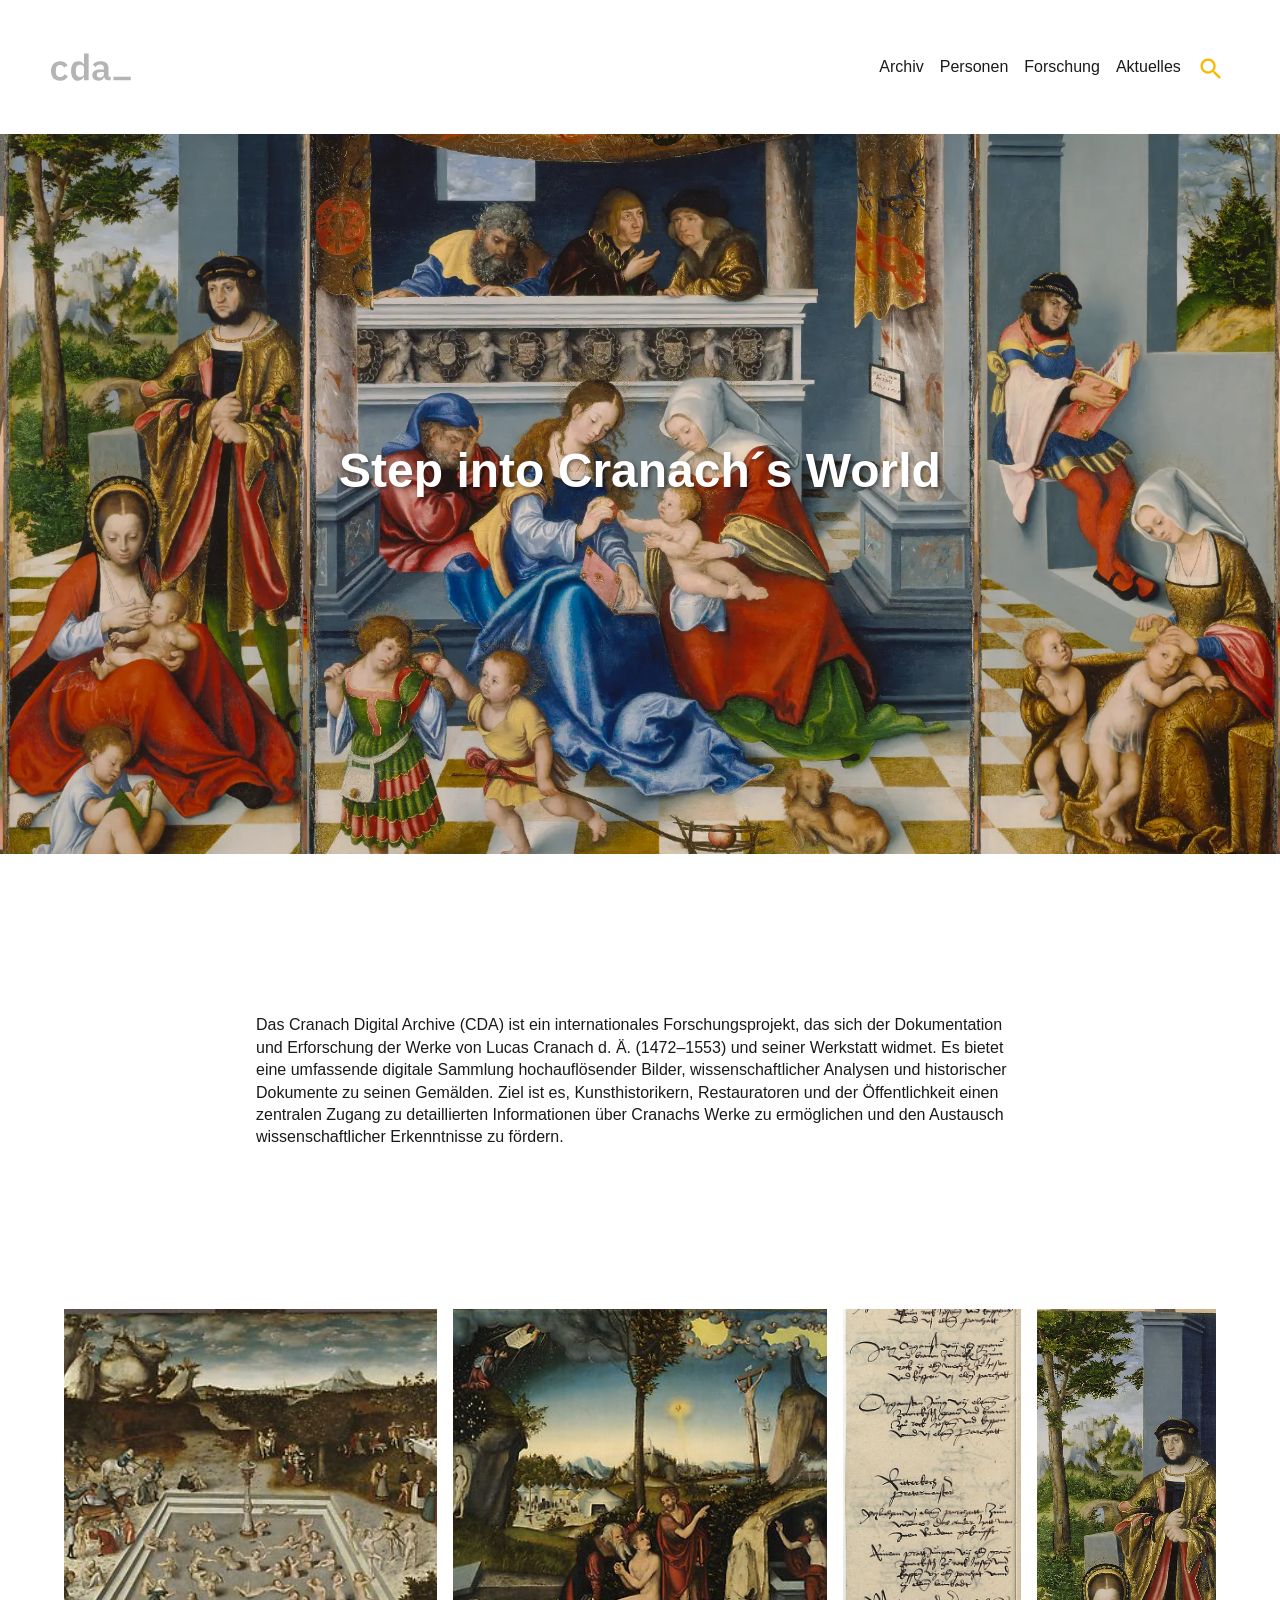
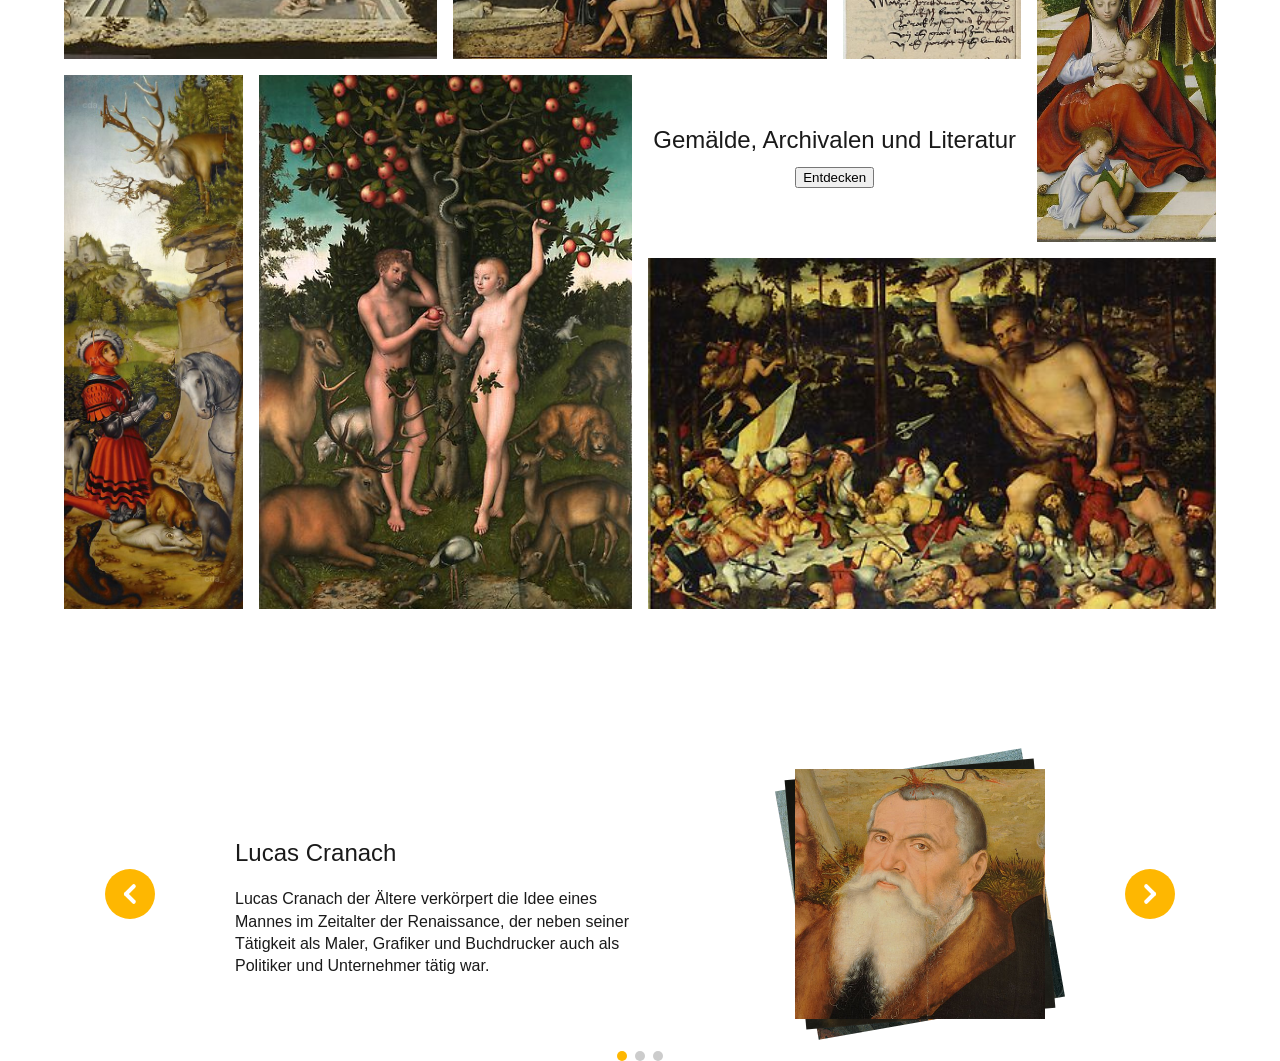
<file: index.html>
<!DOCTYPE html>
<html lang="en">
<head>
  <meta charset="UTF-8">
  <meta name="viewport" content="width=device-width, initial-scale=1.0">
  <link rel="stylesheet" href="/styles/_combined.css">
  <title>Lucas Cranach</title>
  <script src="/assets/components/main-header.js"></script>
  <script src="/assets/components/carousell-comp.js"></script>
</head>
<body>
    <main-header></main-header>

    <main>
        <section class="hero">
          <h1>Step into Cranach´s World</h1>
        </section>

        <p>Das Cranach Digital Archive (CDA) ist ein internationales Forschungsprojekt, das sich der Dokumentation und Erforschung der Werke von Lucas Cranach d. Ä. (1472–1553) und seiner Werkstatt widmet. Es bietet eine umfassende digitale Sammlung hochauflösender Bilder, wissenschaftlicher Analysen und historischer Dokumente zu seinen Gemälden. Ziel ist es, Kunsthistorikern, Restauratoren und der Öffentlichkeit einen zentralen Zugang zu detaillierten Informationen über Cranachs Werke zu ermöglichen und den Austausch wissenschaftlicher Erkenntnisse zu fördern. </p>

        <section class="masonry">
          <img id="img1" src="assets/images/masonry/img1.jpg" alt="">
          <img id="img2" src="assets/images/masonry/img2.jpg" alt="">
          <img id="img3" src="assets/images/masonry/img3.jpg" alt="">
          <img id="img4" src="assets/images/masonry/img4.jpg" alt="">
          <img id="img5" src="assets/images/masonry/img5.jpg" alt="">
          <img id="img6" src="assets/images/masonry/img6.jpg" alt="">
          <div id="text">
            <h2>Gemälde, Archivalen und Literatur</h2>
            <button>Entdecken</button>
          </div>
          <img id="img7" src="assets/images/masonry/img7.jpg" alt="">
        </section>

        <carousell-comp></carousell-comp>
    </main>

    <script src="/scripts/carousell.js"></script>
    
</body>
</html>
</file>
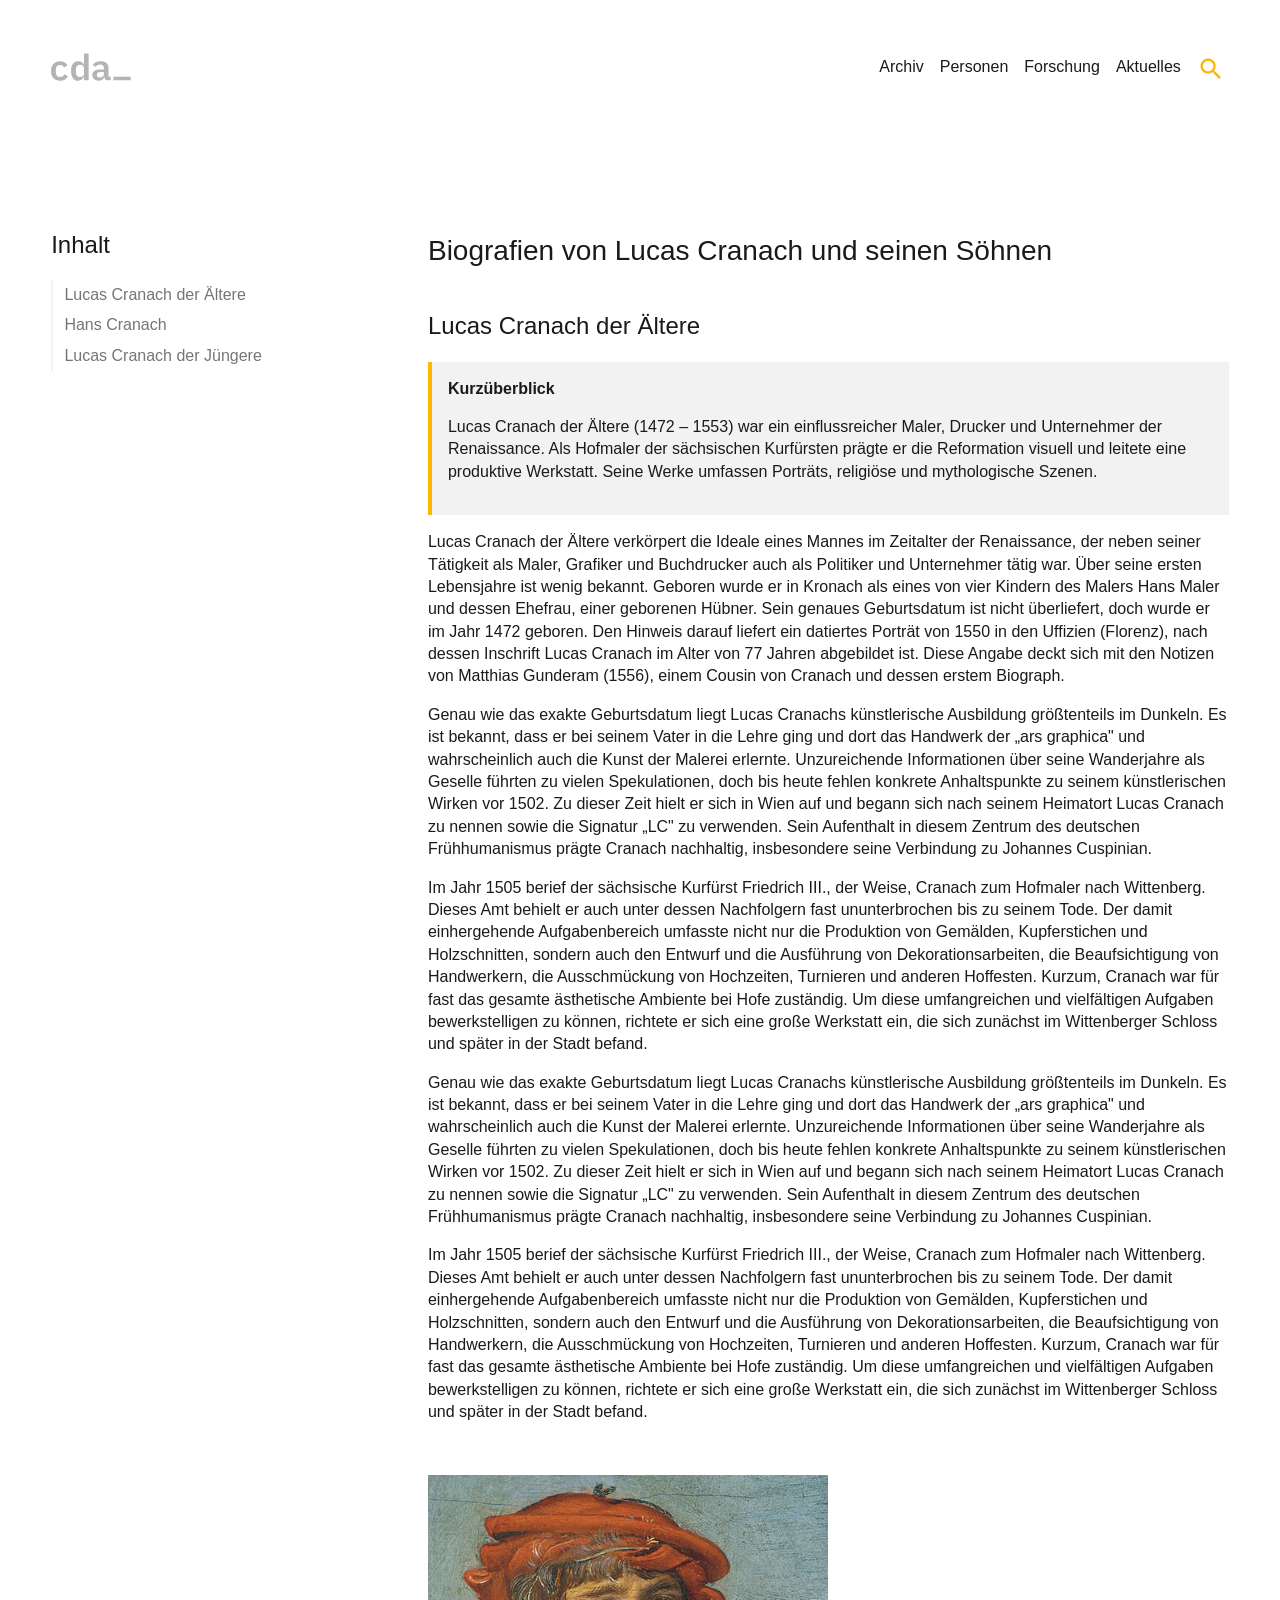
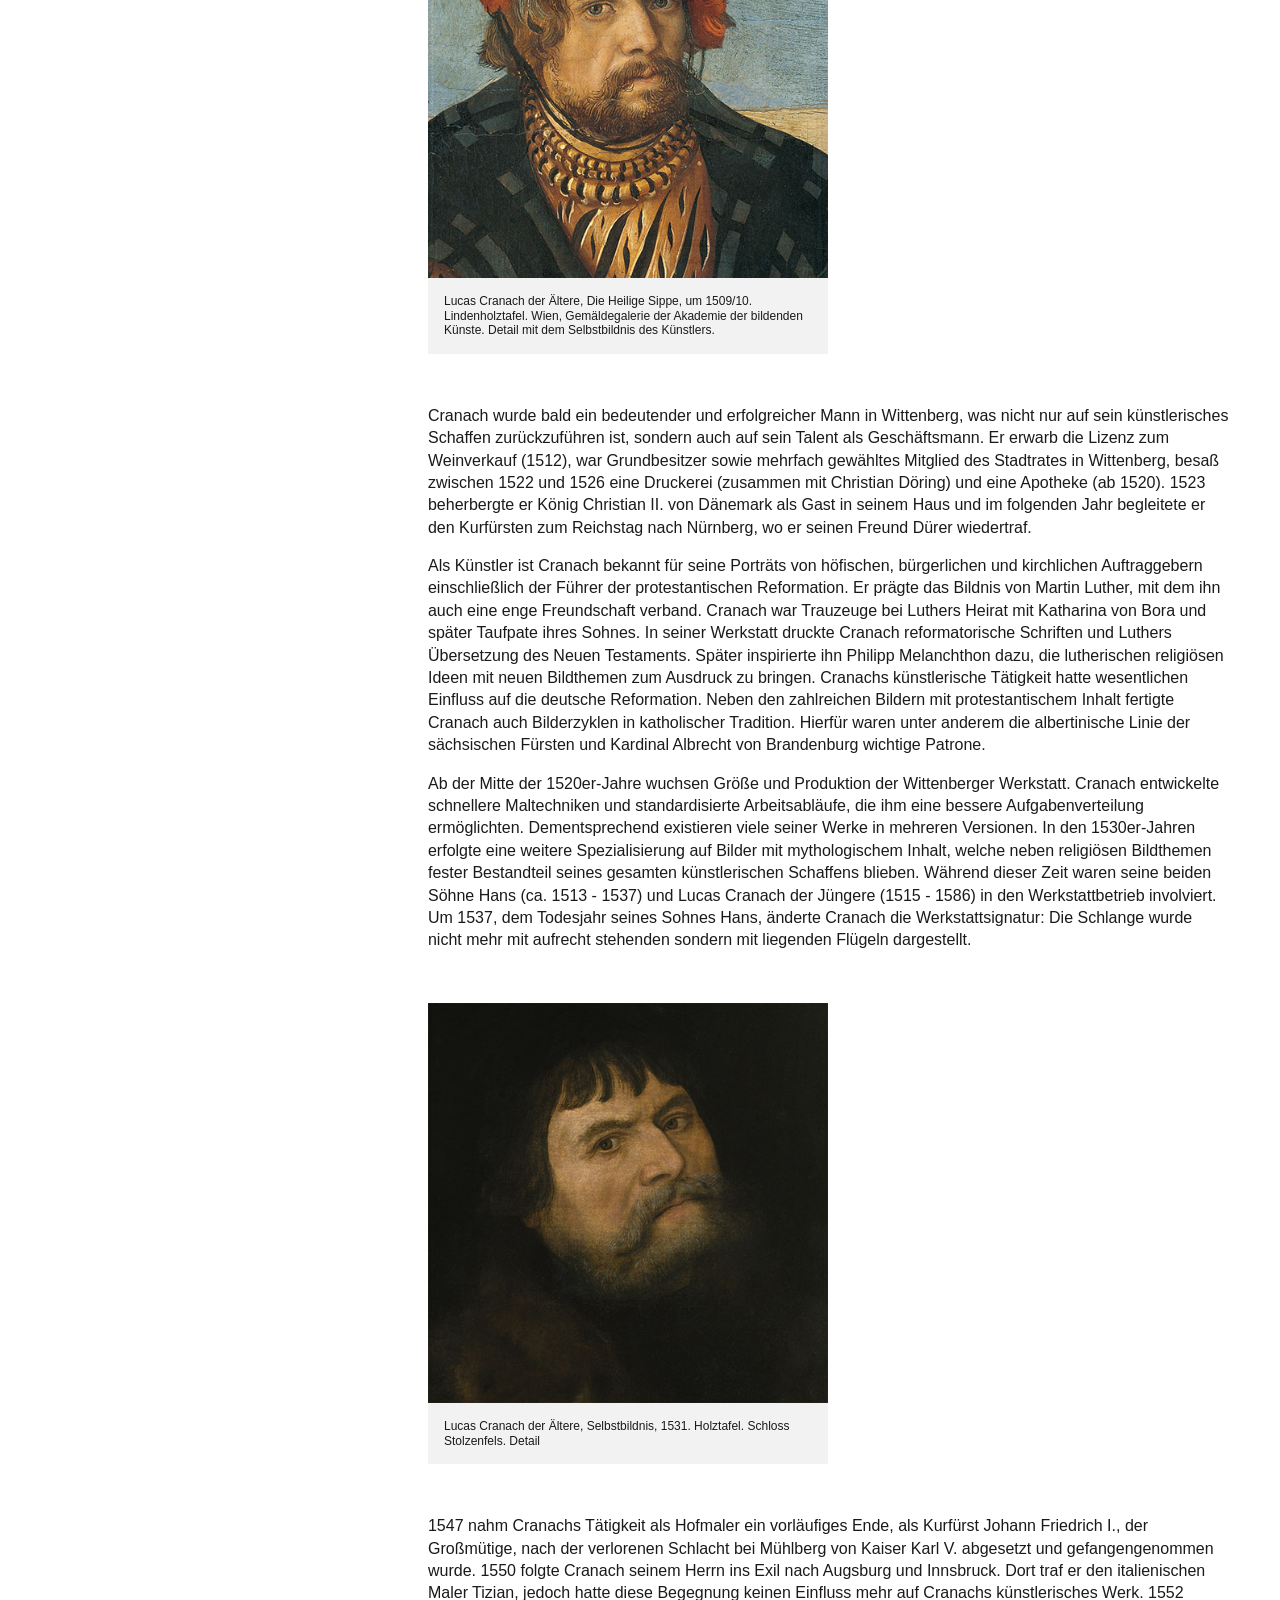
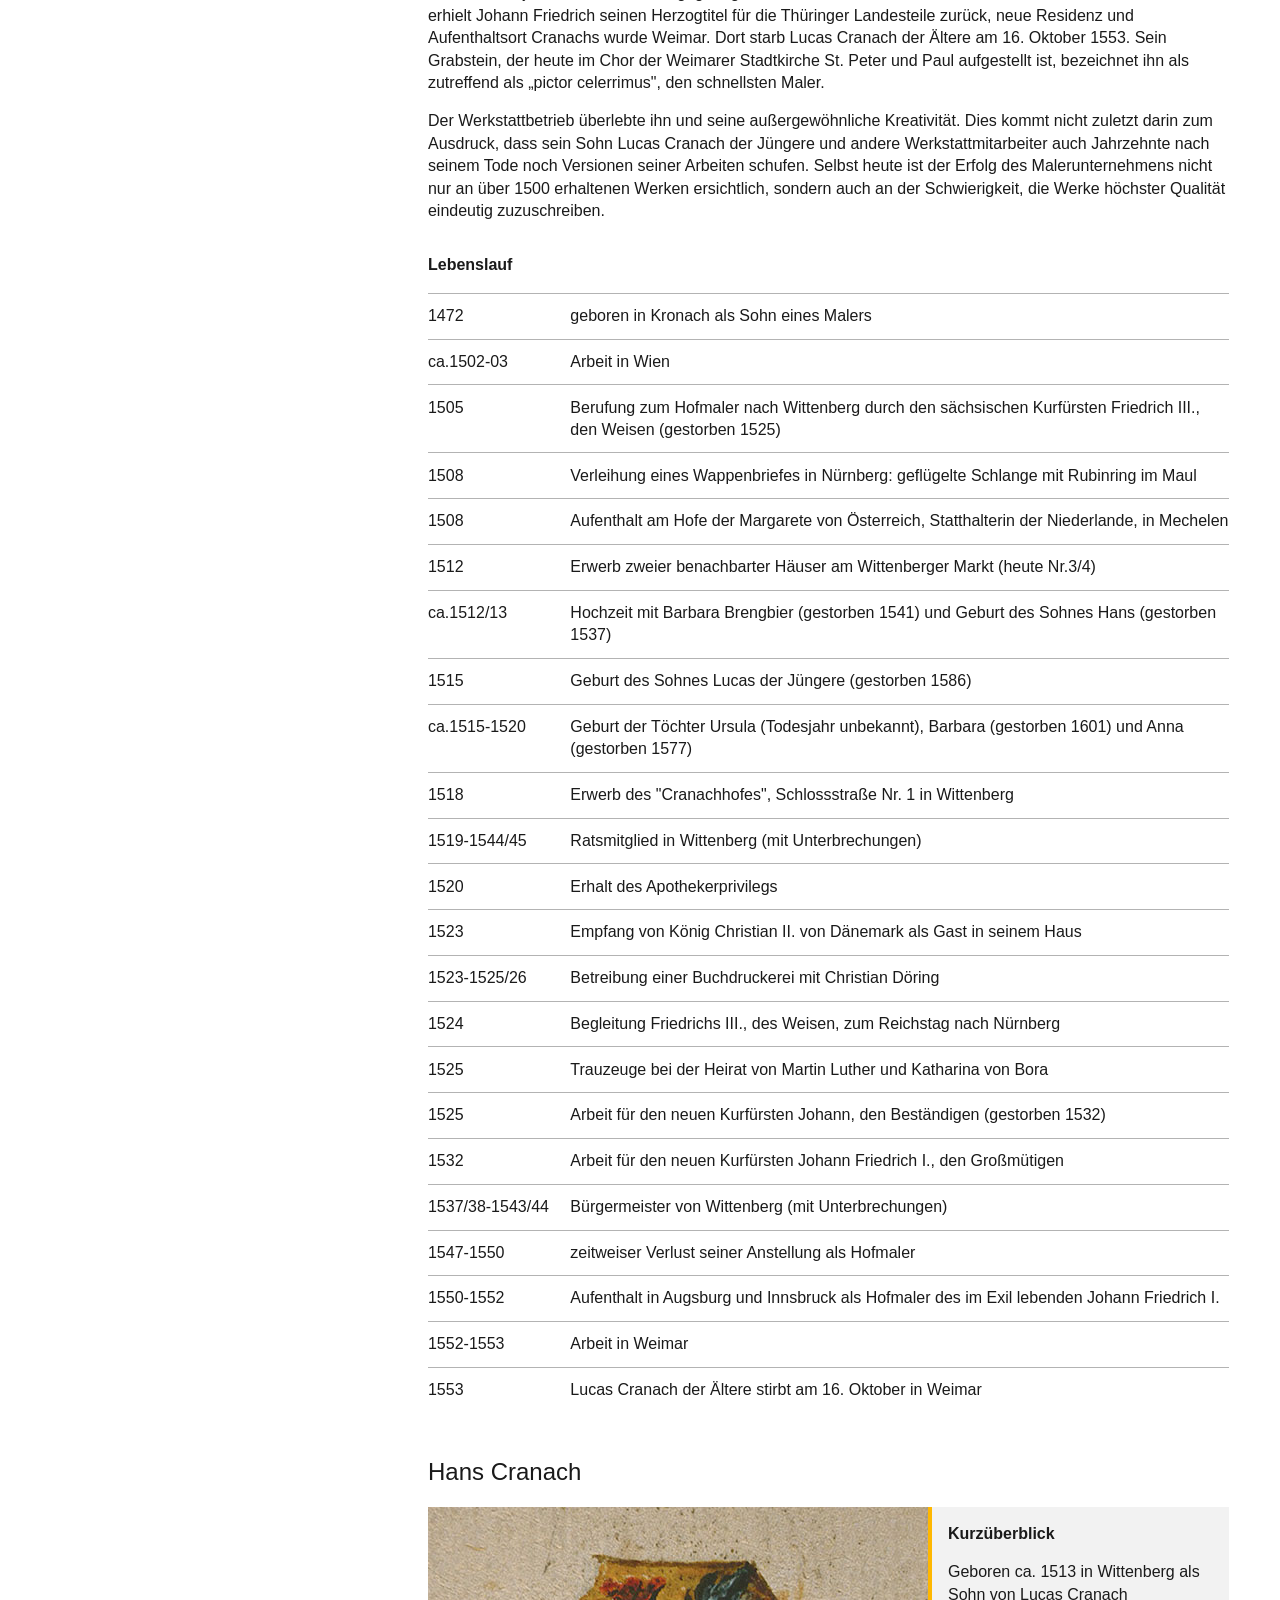
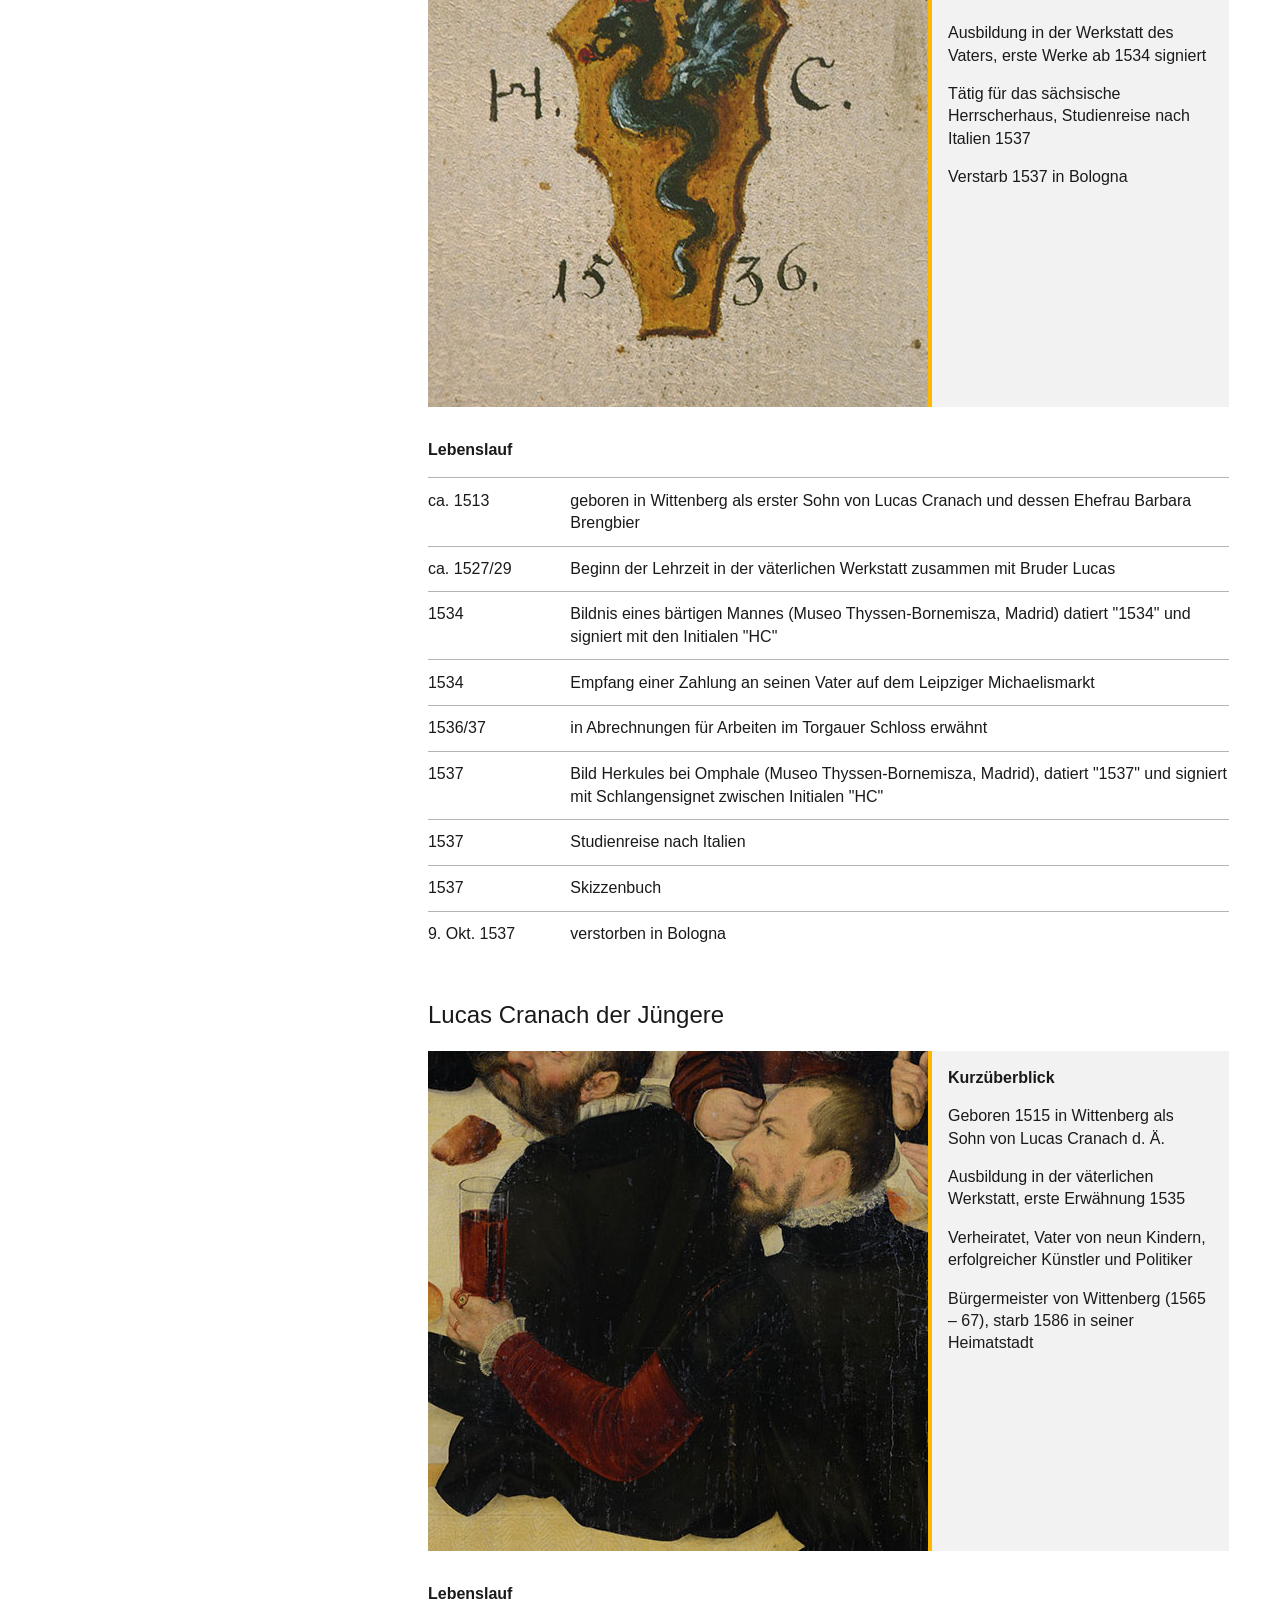
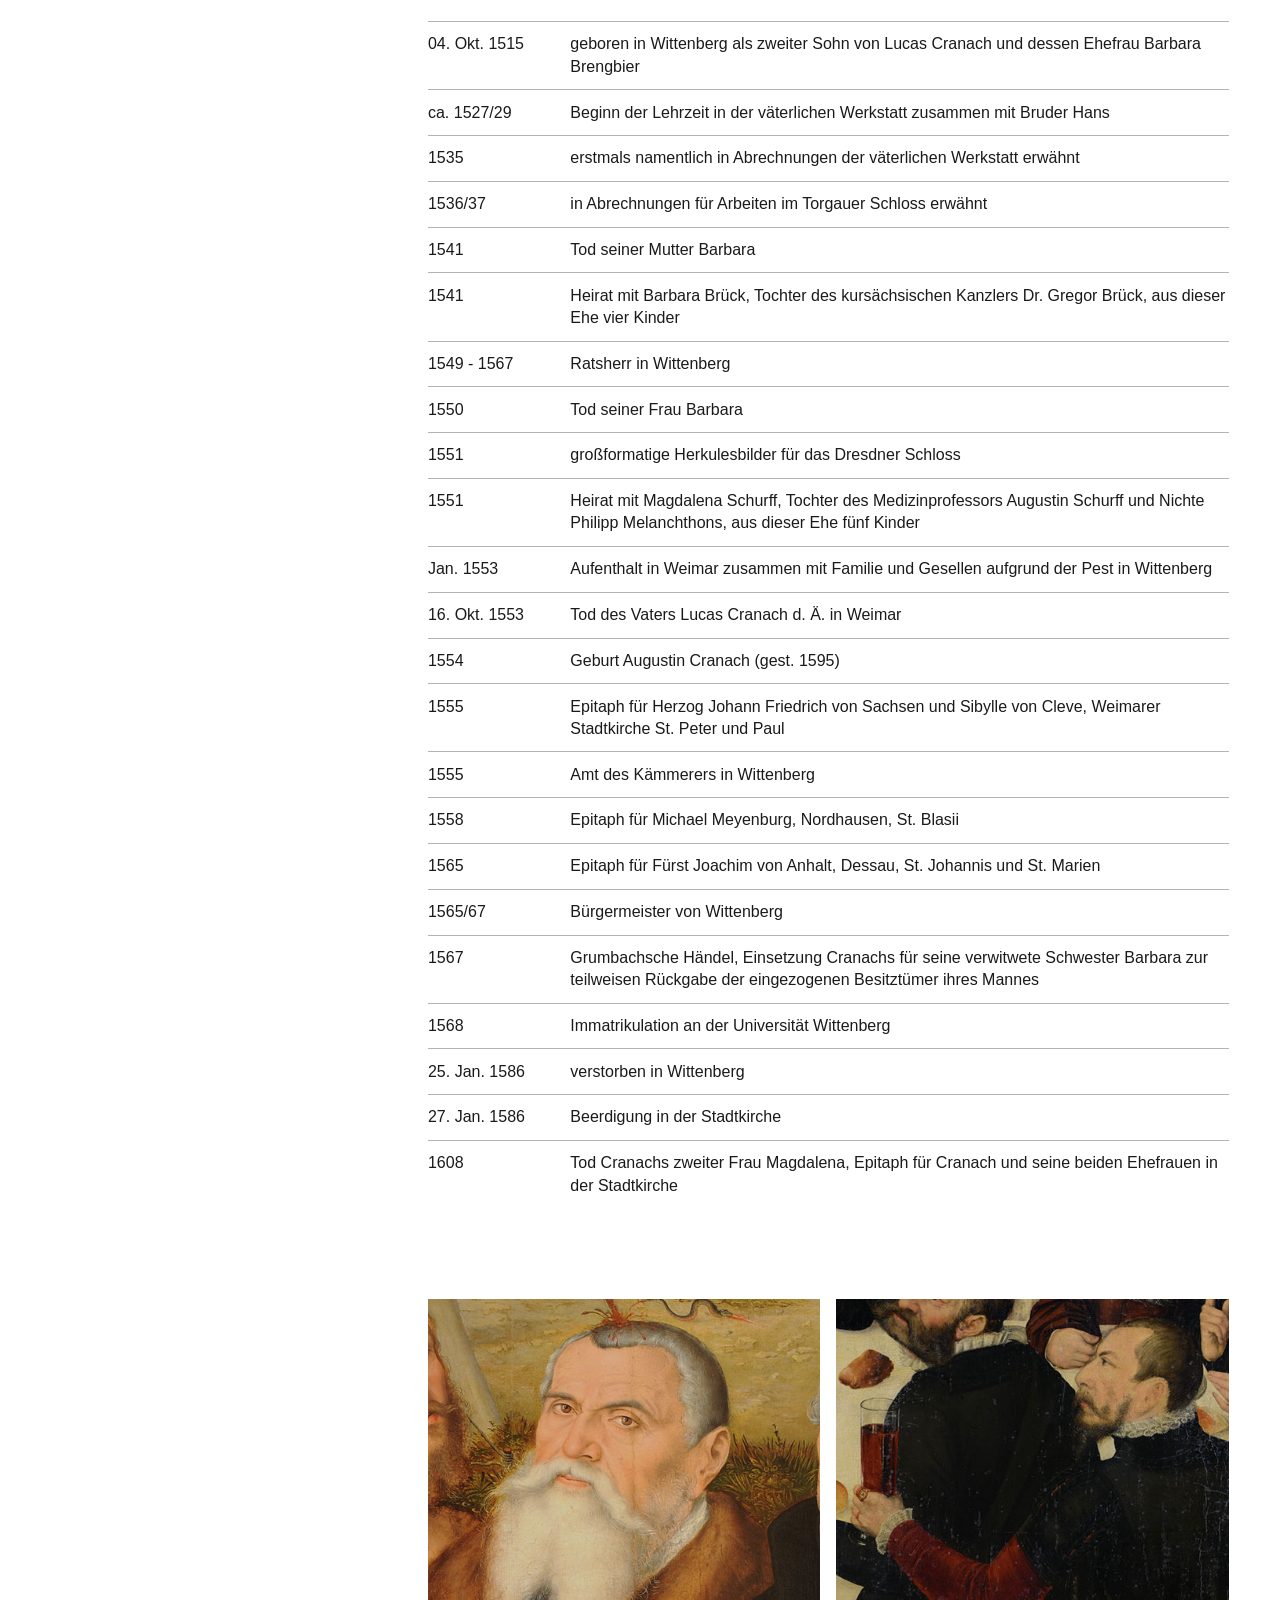
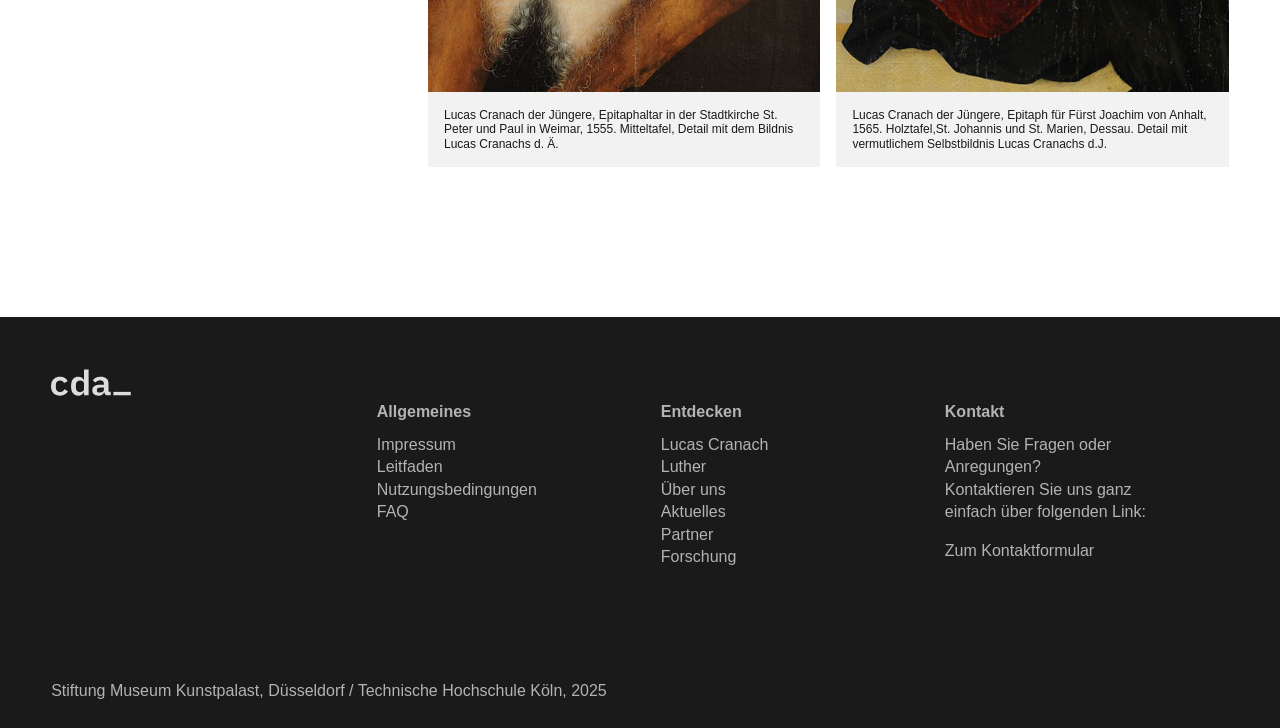
<file: persons/biography-lucas-cranach.html>
<!DOCTYPE html>
<html lang="de">

<head>
    <meta charset="UTF-8">
    <meta name="viewport" content="width=device-width, initial-scale=1.0">
    <title>Lucas Cranach - Biografie</title>

    <link rel="stylesheet" href="/styles/reset.css">
    <link rel="stylesheet" href="/styles/fonts.css">
    <link rel="stylesheet" href="/styles/icons.css">
    <link rel="stylesheet" href="/styles/variables.css">
    <link rel="stylesheet" href="/styles/base.css">
    <link rel="stylesheet" href="/styles/components.css">
    <link rel="stylesheet" href="/styles/header.css">
    <link rel="stylesheet" href="/styles/layouts.css">
    <link rel="stylesheet" href="/styles/footer.css">
</head>

<body>
    <header class="header">

        <a class="logo" href="../index.html">
            <img src="../assets/images/cda-logo.svg" alt="Cranach Digital Archive Logo">
        </a>

        <nav class="header-overlay header-nav" aria-label="Hauptnavigation" data-js-main-menu-target>
            </button>
            <ul class="header-nav-list">
                <li>
                    Archiv
                    <ul class="header-nav-sublist">
                        <li>Alle Werke</li>
                        <li>Gemälde</li>
                        <li>Archivalien</li>
                        <li>Literatur</li>
                    </ul>
                </li>
                <li>
                    Personen
                    <ul class="header-nav-sublist">
                        <li><a href="lucas-cranach.html">Lucas Cranach</a></li>
                        <li class="red-text important-text">Martin Luther</li>
                        <li>Über uns</li>
                        <li>Partner</li>
                    </ul>
                </li>
                <li>Forschung</li>
                <li>Aktuelles</li>
            </ul>
        </nav>
        <div class="header-buttons">
            <button class="header-button search-button" data-js-search-open>
                <span class="icon">search</span>
            </button>
            <button class="header-button header-overlay-open-button" data-js-main-menu-open>
                <span data-js-main-menu-icon class="icon">menu</span>
            </button>
            <button class="header-button header-overlay-close-button" data-js-main-menu-close>
                <span class="icon">close</span>
        </div>

    </header>

    <main class="has-base-grid" data-js-page>

        <nav class="toc" aria-label="Inhaltsverzeichnis">
            <div class="toc-content">
                <h2>Inhalt</h2>
                <ul data-js-page-navigation-menu></ul>
            </div>
        </nav>

        <article class="main-content" data-js-page-content>
            <h1>Biografien von Lucas Cranach und seinen Söhnen</h1>

            <section>
                <h2>Lucas Cranach der Ältere</h2>

                <div class="infobox">
                    <h3>Kurzüberblick</h3>
                    <p>Lucas Cranach der Ältere (1472 – 1553) war ein einflussreicher Maler, Drucker und Unternehmer der
                        Renaissance. Als Hofmaler der sächsischen Kurfürsten prägte er die Reformation visuell und
                        leitete
                        eine produktive Werkstatt. Seine Werke umfassen Porträts, religiöse und mythologische Szenen.
                    </p>
                </div>

                <p>Lucas Cranach der Ältere verkörpert die Ideale eines Mannes im Zeitalter der Renaissance, der neben
                    seiner Tätigkeit als Maler, Grafiker und Buchdrucker auch als Politiker und Unternehmer tätig war.
                    Über seine ersten Lebensjahre ist wenig bekannt. Geboren wurde er in Kronach als eines von vier
                    Kindern des Malers Hans Maler und dessen Ehefrau, einer geborenen Hübner. Sein genaues Geburtsdatum
                    ist nicht überliefert, doch wurde er im Jahr 1472 geboren. Den Hinweis darauf liefert ein datiertes
                    Porträt von 1550 in den Uffizien (Florenz), nach dessen Inschrift Lucas Cranach im Alter von 77
                    Jahren abgebildet ist. Diese Angabe deckt sich mit den Notizen von Matthias Gunderam (1556), einem
                    Cousin von Cranach und dessen erstem Biograph.</p>

                <p>Genau wie das exakte Geburtsdatum liegt Lucas Cranachs künstlerische Ausbildung größtenteils im
                    Dunkeln. Es ist bekannt, dass er bei seinem Vater in die Lehre ging und dort das Handwerk der „ars
                    graphica" und wahrscheinlich auch die Kunst der Malerei erlernte. Unzureichende Informationen über
                    seine Wanderjahre als Geselle führten zu vielen Spekulationen, doch bis heute fehlen konkrete
                    Anhaltspunkte zu seinem künstlerischen Wirken vor 1502. Zu dieser Zeit hielt er sich in Wien auf und
                    begann sich nach seinem Heimatort Lucas Cranach zu nennen sowie die Signatur „LC" zu verwenden. Sein
                    Aufenthalt in diesem Zentrum des deutschen Frühhumanismus prägte Cranach nachhaltig, insbesondere
                    seine Verbindung zu Johannes Cuspinian.</p>

                <p>Im Jahr 1505 berief der sächsische Kurfürst Friedrich III., der Weise, Cranach zum Hofmaler nach
                    Wittenberg. Dieses Amt behielt er auch unter dessen Nachfolgern fast ununterbrochen bis zu seinem
                    Tode. Der damit einhergehende Aufgabenbereich umfasste nicht nur die Produktion von Gemälden,
                    Kupferstichen und Holzschnitten, sondern auch den Entwurf und die Ausführung von
                    Dekorationsarbeiten, die Beaufsichtigung von Handwerkern, die Ausschmückung von Hochzeiten,
                    Turnieren und anderen Hoffesten. Kurzum, Cranach war für fast das gesamte ästhetische Ambiente bei
                    Hofe zuständig. Um diese umfangreichen und vielfältigen Aufgaben bewerkstelligen zu können, richtete
                    er sich eine große Werkstatt ein, die sich zunächst im Wittenberger Schloss und später in der Stadt
                    befand.</p>

                <p>Genau wie das exakte Geburtsdatum liegt Lucas Cranachs künstlerische Ausbildung größtenteils im
                    Dunkeln. Es ist bekannt, dass er bei seinem Vater in die Lehre ging und dort das Handwerk der „ars
                    graphica" und wahrscheinlich auch die Kunst der Malerei erlernte. Unzureichende Informationen über
                    seine Wanderjahre als Geselle führten zu vielen Spekulationen, doch bis heute fehlen konkrete
                    Anhaltspunkte zu seinem künstlerischen Wirken vor 1502. Zu dieser Zeit hielt er sich in Wien auf und
                    begann sich nach seinem Heimatort Lucas Cranach zu nennen sowie die Signatur „LC" zu verwenden. Sein
                    Aufenthalt in diesem Zentrum des deutschen Frühhumanismus prägte Cranach nachhaltig, insbesondere
                    seine Verbindung zu Johannes Cuspinian.</p>

                <p>Im Jahr 1505 berief der sächsische Kurfürst Friedrich III., der Weise, Cranach zum Hofmaler nach
                    Wittenberg. Dieses Amt behielt er auch unter dessen Nachfolgern fast ununterbrochen bis zu seinem
                    Tode. Der damit einhergehende Aufgabenbereich umfasste nicht nur die Produktion von Gemälden,
                    Kupferstichen und Holzschnitten, sondern auch den Entwurf und die Ausführung von
                    Dekorationsarbeiten, die Beaufsichtigung von Handwerkern, die Ausschmückung von Hochzeiten,
                    Turnieren und anderen Hoffesten. Kurzum, Cranach war für fast das gesamte ästhetische Ambiente bei
                    Hofe zuständig. Um diese umfangreichen und vielfältigen Aufgaben bewerkstelligen zu können, richtete
                    er sich eine große Werkstatt ein, die sich zunächst im Wittenberger Schloss und später in der Stadt
                    befand.</p>

                <figure class="image-with-caption">
                    <div class="image-wrap">
                        <img src="../assets/images/lucas-cranach-1.jpg"
                            alt="Lucas Cranach der Ältere, Die Heilige Sippe">
                    </div>
                    <figcaption>Lucas Cranach der Ältere, Die Heilige Sippe, um 1509/10. Lindenholztafel. Wien,
                        Gemäldegalerie der Akademie der bildenden Künste. Detail mit dem Selbstbildnis des Künstlers.
                    </figcaption>
                </figure>

                <p>Cranach wurde bald ein bedeutender und erfolgreicher Mann in Wittenberg, was nicht nur auf sein
                    künstlerisches Schaffen zurückzuführen ist, sondern auch auf sein Talent als Geschäftsmann. Er
                    erwarb die Lizenz zum Weinverkauf (1512), war Grundbesitzer sowie mehrfach gewähltes Mitglied
                    des
                    Stadtrates in Wittenberg, besaß zwischen 1522 und 1526 eine Druckerei (zusammen mit Christian
                    Döring) und eine Apotheke (ab 1520). 1523 beherbergte er König Christian II. von Dänemark als
                    Gast
                    in seinem Haus und im folgenden Jahr begleitete er den Kurfürsten zum Reichstag nach Nürnberg,
                    wo er
                    seinen Freund Dürer wiedertraf.</p>

                <p>Als Künstler ist Cranach bekannt für seine Porträts von höfischen, bürgerlichen und kirchlichen
                    Auftraggebern einschließlich der Führer der
                    protestantischen Reformation. Er prägte das Bildnis von
                    Martin Luther, mit dem ihn auch eine enge Freundschaft verband. Cranach war Trauzeuge bei
                    Luthers
                    Heirat mit Katharina von Bora und später Taufpate ihres Sohnes. In seiner Werkstatt druckte
                    Cranach
                    reformatorische Schriften und Luthers Übersetzung des Neuen Testaments. Später inspirierte ihn
                    Philipp Melanchthon dazu, die lutherischen religiösen Ideen mit neuen Bildthemen zum Ausdruck zu
                    bringen. Cranachs künstlerische Tätigkeit hatte wesentlichen Einfluss auf die deutsche
                    Reformation.
                    Neben den zahlreichen Bildern mit protestantischem Inhalt fertigte Cranach auch Bilderzyklen in
                    katholischer Tradition. Hierfür waren unter anderem die albertinische Linie der sächsischen
                    Fürsten
                    und Kardinal Albrecht von Brandenburg wichtige Patrone.</p>

                <p>Ab der Mitte der 1520er-Jahre wuchsen Größe und Produktion der Wittenberger Werkstatt. Cranach
                    entwickelte schnellere Maltechniken und standardisierte Arbeitsabläufe, die ihm eine bessere
                    Aufgabenverteilung ermöglichten. Dementsprechend existieren viele seiner Werke in mehreren
                    Versionen. In den 1530er-Jahren erfolgte eine weitere Spezialisierung auf Bilder mit
                    mythologischem
                    Inhalt, welche neben religiösen Bildthemen fester Bestandteil seines gesamten künstlerischen
                    Schaffens blieben. Während dieser Zeit waren seine beiden Söhne Hans (ca. 1513 - 1537) und Lucas
                    Cranach der Jüngere (1515 - 1586) in den Werkstattbetrieb involviert. Um 1537, dem Todesjahr
                    seines
                    Sohnes Hans, änderte Cranach die Werkstattsignatur: Die Schlange wurde nicht mehr mit aufrecht
                    stehenden sondern mit liegenden Flügeln dargestellt.</p>

                <figure class="image-with-caption">
                    <img src="../assets/images/lucas-cranach-2.jpg" alt="Lucas Cranach der Ältere, Selbstbildnis">
                    <figcaption>Lucas Cranach der Ältere, Selbstbildnis, 1531. Holztafel. Schloss Stolzenfels.
                        Detail
                    </figcaption>
                </figure>

                <p>1547 nahm Cranachs Tätigkeit als Hofmaler ein vorläufiges Ende, als Kurfürst Johann Friedrich I.,
                    der
                    Großmütige, nach der verlorenen Schlacht bei Mühlberg von Kaiser Karl V. abgesetzt und
                    gefangengenommen wurde. 1550 folgte Cranach seinem Herrn ins Exil nach Augsburg und Innsbruck.
                    Dort
                    traf er den italienischen Maler Tizian, jedoch hatte diese Begegnung keinen Einfluss mehr auf
                    Cranachs künstlerisches Werk. 1552 erhielt Johann Friedrich seinen Herzogtitel für die Thüringer
                    Landesteile zurück, neue Residenz und Aufenthaltsort Cranachs wurde Weimar. Dort starb Lucas
                    Cranach
                    der Ältere am 16. Oktober 1553. Sein Grabstein, der heute im Chor der Weimarer Stadtkirche St.
                    Peter
                    und Paul aufgestellt ist, bezeichnet ihn als zutreffend als „pictor celerrimus", den schnellsten
                    Maler.</p>

                <p>Der Werkstattbetrieb überlebte ihn und seine außergewöhnliche Kreativität. Dies kommt nicht
                    zuletzt
                    darin zum Ausdruck, dass sein Sohn Lucas Cranach der Jüngere und andere Werkstattmitarbeiter
                    auch
                    Jahrzehnte nach seinem Tode noch Versionen seiner Arbeiten schufen. Selbst heute ist der Erfolg
                    des
                    Malerunternehmens nicht nur an über 1500 erhaltenen Werken ersichtlich, sondern auch an der
                    Schwierigkeit, die Werke höchster Qualität eindeutig zuzuschreiben.</p>


                <aside>
                    <h3>Lebenslauf</h3>
                    <dl class="vita-list">
                        <dt>1472</dt>
                        <dd>geboren in Kronach als Sohn eines Malers</dd>

                        <dt>ca.1502-03</dt>
                        <dd>Arbeit in Wien</dd>

                        <dt>1505</dt>
                        <dd>Berufung zum Hofmaler nach Wittenberg durch den sächsischen Kurfürsten Friedrich III., den
                            Weisen (gestorben 1525)</dd>

                        <dt>1508</dt>
                        <dd>Verleihung eines Wappenbriefes in Nürnberg: geflügelte Schlange mit Rubinring im Maul</dd>

                        <dt>1508</dt>
                        <dd>Aufenthalt am Hofe der Margarete von Österreich, Statthalterin der Niederlande, in Mechelen
                        </dd>

                        <dt>1512</dt>
                        <dd>Erwerb zweier benachbarter Häuser am Wittenberger Markt (heute Nr.3/4)</dd>

                        <dt>ca.1512/13</dt>
                        <dd>Hochzeit mit Barbara Brengbier (gestorben 1541) und Geburt des Sohnes Hans (gestorben 1537)
                        </dd>

                        <dt>1515</dt>
                        <dd>Geburt des Sohnes Lucas der Jüngere (gestorben 1586)</dd>

                        <dt>ca.1515-1520</dt>
                        <dd>Geburt der Töchter Ursula (Todesjahr unbekannt), Barbara (gestorben 1601) und Anna
                            (gestorben
                            1577)</dd>

                        <dt>1518</dt>
                        <dd>Erwerb des "Cranachhofes", Schlossstraße Nr. 1 in Wittenberg</dd>

                        <dt>1519-1544/45</dt>
                        <dd>Ratsmitglied in Wittenberg (mit Unterbrechungen)</dd>

                        <dt>1520</dt>
                        <dd>Erhalt des Apothekerprivilegs</dd>

                        <dt>1523</dt>
                        <dd>Empfang von König Christian II. von Dänemark als Gast in seinem Haus</dd>

                        <dt>1523-1525/26</dt>
                        <dd>Betreibung einer Buchdruckerei mit Christian Döring</dd>

                        <dt>1524</dt>
                        <dd>Begleitung Friedrichs III., des Weisen, zum Reichstag nach Nürnberg</dd>

                        <dt>1525</dt>
                        <dd>Trauzeuge bei der Heirat von Martin Luther und Katharina von Bora</dd>

                        <dt>1525</dt>
                        <dd>Arbeit für den neuen Kurfürsten Johann, den Beständigen (gestorben 1532)</dd>

                        <dt>1532</dt>
                        <dd>Arbeit für den neuen Kurfürsten Johann Friedrich I., den Großmütigen</dd>

                        <dt>1537/38-1543/44</dt>
                        <dd>Bürgermeister von Wittenberg (mit Unterbrechungen)</dd>

                        <dt>1547-1550</dt>
                        <dd>zeitweiser Verlust seiner Anstellung als Hofmaler</dd>

                        <dt>1550-1552</dt>
                        <dd>Aufenthalt in Augsburg und Innsbruck als Hofmaler des im Exil lebenden Johann Friedrich I.
                        </dd>

                        <dt>1552-1553</dt>
                        <dd>Arbeit in Weimar</dd>
                        <dt>1553</dt>
                        <dd>Lucas Cranach der Ältere stirbt am 16. Oktober in Weimar</dd>
                    </dl>
                </aside>
            </section>

            <section>
                <h2>Hans Cranach</h2>

                <figure>
                    <img src="../assets/images/hans-cranach.jpg" alt="Hans Cranach">

                    <figcaption class="infobox">
                        <h3>Kurzüberblick</h3>

                        <ul>
                            <li>Geboren ca. 1513 in Wittenberg als Sohn von Lucas Cranach</li>
                            <li>Ausbildung in der Werkstatt des Vaters, erste Werke ab 1534 signiert</li>
                            <li>Tätig für das sächsische Herrscherhaus, Studienreise nach Italien 1537</li>
                            <li>Verstarb 1537 in Bologna</li>
                        </ul>
                    </figcaption>
                </figure>

                <aside>

                    <h3>Lebenslauf</h3>
                    <dl class="vita-list">

                        <dt>ca. 1513</dt>
                        <dd>geboren in Wittenberg als erster Sohn von Lucas Cranach und dessen Ehefrau Barbara
                            Brengbier
                        </dd>

                        <dt>ca. 1527/29</dt>
                        <dd>Beginn der Lehrzeit in der väterlichen Werkstatt zusammen mit Bruder Lucas</dd>

                        <dt>1534</dt>
                        <dd>Bildnis eines bärtigen Mannes (Museo Thyssen-Bornemisza, Madrid) datiert "1534" und
                            signiert
                            mit
                            den Initialen "HC"</dd>

                        <dt>1534</dt>
                        <dd>Empfang einer Zahlung an seinen Vater auf dem Leipziger Michaelismarkt</dd>

                        <dt>1536/37</dt>
                        <dd>in Abrechnungen für Arbeiten im Torgauer Schloss erwähnt</dd>

                        <dt>1537</dt>
                        <dd>Bild Herkules bei Omphale (Museo Thyssen-Bornemisza, Madrid), datiert "1537" und
                            signiert
                            mit
                            Schlangensignet zwischen Initialen "HC"</dd>

                        <dt>1537</dt>
                        <dd>Studienreise nach Italien</dd>

                        <dt>1537</dt>
                        <dd>Skizzenbuch</dd>
                        <dt>9. Okt. 1537</dt>
                        <dd>verstorben in Bologna</dd>
                    </dl>
                </aside>
            </section>

            <section>
                <h2>Lucas Cranach der Jüngere</h2>

                <figure>
                    <img src="../assets/images/lucas-cranach-der-juengere.jpg" alt="Lucas Cranach der Jüngere">

                    <figcaption class="infobox">
                        <h3>Kurzüberblick</h3>
                        <ul>
                            <li>Geboren 1515 in Wittenberg als Sohn von Lucas Cranach d. Ä.</li>
                            <li>Ausbildung in der väterlichen Werkstatt, erste Erwähnung 1535</li>
                            <li>Verheiratet, Vater von neun Kindern, erfolgreicher Künstler und Politiker</li>
                            <li>Bürgermeister von Wittenberg (1565 – 67), starb 1586 in seiner Heimatstadt</li>
                        </ul>
                    </figcaption>
                </figure>

                <aside>
                    <h3>Lebenslauf</h3>
                    <dl class="vita-list">

                        <dt>04. Okt. 1515</dt>
                        <dd>geboren in Wittenberg als zweiter Sohn von Lucas Cranach und dessen Ehefrau Barbara
                            Brengbier
                        </dd>

                        <dt>ca. 1527/29</dt>
                        <dd>Beginn der Lehrzeit in der väterlichen Werkstatt zusammen mit Bruder Hans</dd>

                        <dt>1535</dt>
                        <dd>erstmals namentlich in Abrechnungen der väterlichen Werkstatt erwähnt</dd>

                        <dt>1536/37</dt>
                        <dd>in Abrechnungen für Arbeiten im Torgauer Schloss erwähnt</dd>

                        <dt>1541</dt>
                        <dd>Tod seiner Mutter Barbara</dd>

                        <dt>1541</dt>
                        <dd>Heirat mit Barbara Brück, Tochter des kursächsischen Kanzlers Dr. Gregor Brück, aus
                            dieser
                            Ehe
                            vier Kinder</dd>

                        <dt>1549 - 1567</dt>
                        <dd>Ratsherr in Wittenberg</dd>

                        <dt>1550</dt>
                        <dd>Tod seiner Frau Barbara</dd>

                        <dt>1551</dt>
                        <dd>großformatige Herkulesbilder für das Dresdner Schloss</dd>

                        <dt>1551</dt>
                        <dd>Heirat mit Magdalena Schurff, Tochter des Medizinprofessors Augustin Schurff und Nichte
                            Philipp
                            Melanchthons, aus dieser Ehe fünf Kinder</dd>

                        <dt>Jan. 1553</dt>
                        <dd>Aufenthalt in Weimar zusammen mit Familie und Gesellen aufgrund der Pest in Wittenberg
                        </dd>

                        <dt>16. Okt. 1553</dt>
                        <dd>Tod des Vaters Lucas Cranach d. Ä. in Weimar</dd>

                        <dt>1554</dt>
                        <dd>Geburt Augustin Cranach (gest. 1595)</dd>

                        <dt>1555</dt>
                        <dd>Epitaph für Herzog Johann Friedrich von Sachsen und Sibylle von Cleve, Weimarer
                            Stadtkirche
                            St.
                            Peter und Paul</dd>

                        <dt>1555</dt>
                        <dd>Amt des Kämmerers in Wittenberg</dd>

                        <dt>1558</dt>
                        <dd>Epitaph für Michael Meyenburg, Nordhausen, St. Blasii</dd>

                        <dt>1565</dt>
                        <dd>Epitaph für Fürst Joachim von Anhalt, Dessau, St. Johannis und St. Marien</dd>

                        <dt>1565/67</dt>
                        <dd>Bürgermeister von Wittenberg</dd>

                        <dt>1567</dt>
                        <dd>Grumbachsche Händel, Einsetzung Cranachs für seine verwitwete Schwester Barbara zur
                            teilweisen
                            Rückgabe der eingezogenen Besitztümer ihres Mannes</dd>

                        <dt>1568</dt>
                        <dd>Immatrikulation an der Universität Wittenberg</dd>

                        <dt>25. Jan. 1586</dt>
                        <dd>verstorben in Wittenberg</dd>

                        <dt>27. Jan. 1586</dt>
                        <dd>Beerdigung in der Stadtkirche</dd>
                        <dt>1608</dt>
                        <dd>Tod Cranachs zweiter Frau Magdalena, Epitaph für Cranach und seine beiden Ehefrauen in
                            der
                            Stadtkirche</dd>
                    </dl>


                    <div class="has-grid" data-columns="2">
                        <figure class="image-with-caption">
                            <img src="../assets/images/lucas-cranach-3.jpg"
                                alt="Lucas Cranach der Jüngere, Epitaphaltar">
                            <figcaption>Lucas Cranach der Jüngere, Epitaphaltar in der Stadtkirche St. Peter und Paul in
                                Weimar, 1555. Mitteltafel, Detail mit dem Bildnis Lucas Cranachs d. Ä.
                            </figcaption>
                        </figure>

                        <figure class="image-with-caption">
                            <img src="../assets/images/lucas-cranach-der-juengere.jpg"
                                alt="Lucas Cranach der Jüngere, Epitaph">
                            <figcaption>Lucas Cranach der Jüngere, Epitaph für Fürst Joachim von Anhalt, 1565.
                                Holztafel,St. Johannis und St. Marien, Dessau. Detail mit vermutlichem Selbstbildnis
                                Lucas Cranachs d.J.
                            </figcaption>
                        </figure>
                    </div>
                </aside>
            </section>
        </article>

    </main>

    <footer class="has-base-grid">

        <a class="logo" href="../index.html">
            <img src="../assets/images/cda-logo-ws.svg" alt="Cranach Digital Archive Logo">
        </a>

        <div class="footer-navigation">
            <div class="general">
                <h3>Allgemeines</h3>
                <ul>
                    <li>Impressum</li>
                    <li>Leitfaden</li>
                    <li>Nutzungsbedingungen</li>
                    <li>FAQ</li>
                </ul>
            </div>

            <div>
                <h3>Entdecken</h3>
                <ul>
                    <li><a href="lucas-cranach.html">Lucas Cranach</a></li>
                    <li>Luther</li>
                    <li>Über uns</li>
                    <li>Aktuelles</li>
                    <li>Partner</li>
                    <li>Forschung</li>
                </ul>
            </div>

            <div>
                <h3>Kontakt</h3>
                <p>Haben Sie Fragen oder Anregungen?<br>
                    Kontaktieren Sie uns ganz einfach über folgenden Link:</p>
                <p>Zum Kontaktformular</p>
            </div>
        </div>

        <small class="copyright">Stiftung Museum Kunstpalast, Düsseldorf / Technische Hochschule Köln, 2025</small>
    </footer>

    <script src="/scripts/main.js"></script>
</body>

</html>
</file>
<file: styles/_combined.css>
@import url("/styles/reset.css");
@import url("/styles/fonts.css");
@import url("/styles/icons.css");
@import url("/styles/variables.css");
@import url("/styles/base.css");
@import url("/styles/components.css");
@import url("/styles/header.css");
@import url("/styles/layouts.css");
@import url("/styles/footer.css");
@import url("/styles/carousell.css");

/* ----- specific styles ----- */
@import url("/styles/index.css");
</file>
<file: styles/fonts.css>
@font-face {
  font-family: ibm-plex-sans;
  src:url("/fonts/IBM_Plex_Sans-2/IBMPlexSans-VariableFont_wdth\,wght.ttf") format("truetype");
  font-weight: 100 700;
  font-style: normal;
}

@font-face {
  font-display: swap;
  font-family: material-icons;
  font-style: normal;
  font-weight: 400;

  src: local('Material Icons'),
    local('MaterialIcons-Regular'),
    url('/fonts/MaterialIcons/MaterialIcons-Regular.woff2') format('woff2'),
    url('/fonts/MaterialIcons/MaterialIcons-Regular.woff') format('woff'),
    url('/fonts/MaterialIcons/MaterialIcons-Regular.ttf') format('truetype');
}
</file>
<file: styles/icons.css>
.icon {
  display: inline-block;
  width: auto;
  height: auto;
  margin-right: var(--spacing-2xs);
  direction: ltr;
  font-family: material-icons;
  font-feature-settings: 'liga';
  -webkit-font-smoothing: antialiased;
  -moz-osx-font-smoothing: grayscale;
  font-style: normal;
  font-weight: normal;
  letter-spacing: normal;
  line-height: inherit;
  text-rendering: optimizelegibility;
  text-transform: none;
  vertical-align: middle;
  white-space: nowrap;
  word-wrap: normal;

  &.red {
    color: red;
  }

  &.md-dark {
    color: var(--color-text-default);
  }

  &.md-light {
    color: var(--color-background-default);
  }
}

.icon-s {
  font-size: var(--font-size-s);
  line-height: var(--font-size-s);
}

.icon-m {
  font-size: var(--font-size-m);
  line-height: var(--font-size-m);
}

.icon-l {
  font-size: var(--font-size-l);
  line-height: var(--font-size-l);
}

.icon-xl {
  font-size: var(--font-size-xl);
  line-height: var(--font-size-xl);
}

.icon::before {
  content: attr(data-icon);
}


.icon-inline {
  margin-right: 0.4em;
  font-size: var(--font-size-m);
}
</file>
<file: styles/variables.css>
/**
 * Design Tokens
 * Based on Figma design: "FD - SoSe 2025"
 */

:root {
  /* font family */
  --font-family-primary: 'IBM Plex Sans', sans-serif;

  --base-font-size: 1rem;
  --fluid-base-font-size: clamp(1rem, 4vw, 10rem);
  
  /* font sizes */
  --font-size-s: calc(var(--base-font-size) * 0.75);
  --font-size-m: calc(var(--base-font-size) * 1);
  --font-size-l: calc(var(--base-font-size) * 1.25);
  --font-size-xl: calc(var(--base-font-size) * 1.5);
  --font-size-2xl: calc(var(--base-font-size) * 1.75);
  --font-size-3xl: calc(var(--base-font-size) * 2);

  
  
  /* font weights */
  --font-weight-light: 300;
  --font-weight-regular: 400;
  --font-weight-medium: 500;
  --font-weight-bold: 700;
  
  /* line heights */
  --line-height-tight: 120%;
  --line-height-normal: 130%;
  --line-height-loose: 140%;
  
  /* colors */

  --color-dark: hsl(0, 0%, 20%);
  --color-darker: hsl(0, 0%, 10%);
  --color-darkest: hsl(0, 0%, 0%);
  --color-light: hsl(0, 0%, 70%);  
  --color-lighter: hsl(0, 0%, 85%);  
  --color-lightest: hsl(0, 0%, 100%);  
  --color-primary-300: #FFD37E;
  --color-primary-400: #FFC450;
  --color-primary-default: #FEB701;
  --color-seconadary-default: #CC5800;

  --color-background-default: #FFFFFF;
  --color-background-200: #F2F2F2;
  --color-text-default: var(--color-darker);

  
  /* spaces */
  --spacing-3xs: calc(var(--base-font-size) * 0.125);
  --spacing-2xs: calc(var(--base-font-size) * 0.25);
  --spacing-xs: calc(var(--base-font-size) * 0.5);
  --spacing-s: calc(var(--base-font-size) * 0.7);
  --spacing-m: calc(var(--base-font-size) * 1);
  --spacing-l: calc(var(--base-font-size) * 1.5);
  --spacing-xl: calc(var(--base-font-size) * 2);
  --spacing-2xl: calc(var(--base-font-size) * 2.5);
  --spacing-3xl: calc(var(--base-font-size) * 3);
  --spacing-4xl: calc(var(--base-font-size) * 4);
  --spacing-5xl:  calc(var(--base-font-size) * 5.75);
  --spacing-6xl: calc(var(--base-font-size) * 7.5);
  
  /* fluid spaces */
  --fluid-space-xs: calc(var(--fluid-base-font-size) * 0.5);
  --fluid-space-s: calc(var(--fluid-base-font-size) * 0.7);
  --fluid-space-m: var(--fluid-base-font-size);
  --fluid-space-l: calc(var(--fluid-base-font-size) * 1.5);
  --fluid-space-xl: calc(var(--fluid-base-font-size) * 2);

  /* border widths  */
  --border-width-s: 1px;
  --border-width-m: 2px;
  --border-width-l: 4px;
  
  
  /* transitions */
  --transition-fast: 150ms;
  --transition-normal: 300ms;
  --transition-slow: 500ms;
  
  /* max width for content */
  --max-width-content: 90ch;;
  --logo-width: 5rem;
}
</file>
<file: styles/base.css>
html {
  scroll-behavior: smooth;
}

body {
  font-family: var(--font-family-primary);
  color: var(--color-text-default);
  background-color: var(--color-background-default);
  line-height: var(--line-height-loose);
  font-weight: var(--font-weight-light);
  overflow: auto;
}

header, main, footer{
  padding: var(--fluid-space-m);
}

h1 {
  font-size: var(--font-size-2xl);
  font-weight: var(--font-weight-regular);
  margin-bottom: var(--spacing-3xl);
  line-height: var(--line-height-tight);
  text-wrap: balance;
}

h2 {
  font-size: var(--font-size-xl);
  margin-top: var(--spacing-3xl);
  margin-bottom: var(--spacing-l);
}

h3{
  margin-top: var(--spacing-xl);
  font-weight: var(--font-weight-bold);
}

img {
  width: 100%;
  display: block;
}

p,
h3,
h4,
dd,
li,
figure {
  margin-bottom: var(--spacing-m);
}

p,
dd,
li,
figcaption {
  hyphens: auto;
  ;
}

strong {
  font-weight: var(--font-weight-bold);
}
</file>
<file: styles/components.css>
/* Infobox
############################################################################# */

.infobox {
  background-color: var(--color-background-200);
  border-left: solid var(--border-width-l) var(--color-primary-default);

  padding: var(--spacing-m);
  margin-bottom: var(--spacing-m);

  h3 {
    margin-top: 0;

    &:first-child {
      font-weight: bold;
    }
  }
}

figure:has(.infobox) {
  @media screen and (min-width: 700px) {
    display: flex;

    .infobox {
      margin-bottom: 0;
    }

    img {
      width: 100%;

      object-fit: cover;
      ;
    }
  }
}

/* Image with Caption
############################################################################# */

.image-with-caption {

  margin-top: var(--fluid-space-m);
  margin-bottom: var(--fluid-space-m);

  @media screen and (min-width: 700px) {
    height: 100%;

    & {
      max-width: calc(var(--max-width-content) / 2);
    }
  }

  img {
    width: 100%;
    display: block;
  }

  figcaption {
    padding: var(--spacing-m);
    font-size: var(--font-size-s);
    line-height: var(--line-height-tight);
    background-color: var(--color-background-200);
  }
}

/* TOC
############################################################################# */

.toc {
  margin-bottom: var(--spacing-4xl);


  h2 {
    font-size: var(--font-size-xl);
  }

  ul {
    margin-top: var(--spacing-m);
    margin-bottom: var(--spacing-xl);

    li {
      padding: var(--spacing-2xs);

      margin: 0;
      border-left: var(--border-width-m) solid var(--color-background-200);
      padding-left: var(--spacing-s);

      a {
        color: var(--color-text-default);
        text-decoration: none;
        opacity: 0.6;

      }

      &:hover {
        border-left-color: var(--color-primary-default);

        a {
          opacity: 1;
        }
      }
    }
  }
}

/* Buttons
  ############################################################################# */

.button {
  background-color: var(--color-primary-default);
  padding: 0 var(--spacing-xs);
  border: none;
  color: #fff;
  font-size: var(--font-size-l);
  height: 38px;

  &:active {
    background-color: var(--color-primary-400);
  }
}

/* vita list
############################################################################# */

.vita-list {

  margin-bottom: var(--spacing-2xl);

  dt {
    font-weight: var(--font-weight-regular);
  }

  dd {
    padding-bottom: var(--spacing-s);
    border-bottom: solid 1px var(--color-light);
  }

  @media (min-width: 600px) {
    display: grid;
    grid-template-columns: 16ch 1fr;

    dt,
    dd {
      padding-top: var(--spacing-s);
      padding-bottom: var(--spacing-s);
      border-top: solid 1px var(--color-light);
      border-bottom: none;
      margin-bottom: 0;
    }
  }
}

/* logo
############################################################################# */

.logo {
  img {
    width: var(--logo-width);
  }

  flex-grow: 1;
}
</file>
<file: styles/header.css>
body:has(.main-navigation.is-active) {
  overflow: hidden;

}

.header {

  display: flex;
  align-items: center;
  justify-content: space-between;

  .header-button {
    background: none;
    border: none;
    color: var(--color-primary-default);
    font-size: var(--font-size-2xl);
    padding: 0;
    display: none;
  }

  .header-buttons {
    display: flex;
    gap: var(--spacing-m);
    margin-left: var(--spacing-m);

  }

  .header-container {
    display: flex;
    align-items: center;
  }

  .header-nav-sublist {
    display: none;
  }

  @media screen and (max-width: 899px) {
    margin-bottom: var(--spacing-l);

    .header-overlay{
      display: none;;
    }

    .header-overlay-open-button, .search-button {
      display: block;
    }

    .main-navigation {
      display: none;
      top: 0;
      left: 0;
      right: 0;
      bottom: 0;
      position: fixed;
      overflow-y: auto;
      z-index: 1000;
      background-color: var(--color-background-default);
      padding-top: var(--spacing-2xl);
      padding-bottom: var(--spacing-2xl);

      &.is-active {
        display: block;
      }
    }

    .main-navigation-close-button {
      margin-right: var(--spacing-m);
      margin-top: var(--spacing-m);
      position: absolute;
      right: 0;
      top: 0;
    }

    .header-nav {
      font-size: var(--font-size-l);
      font-weight: var(--font-weight-regular);
      text-align: center;

      .header-nav-sublist {
        border-bottom: var(--border-width-m) solid var(--color-primary-default);
        font-weight: var(--font-weight-light);
        padding-bottom: var(--spacing-l);
      }

      li {
        margin-bottom: 0;
        margin-top: var(--spacing-l);
      }

      .header-nav-list {

        &>li:first-child {
          margin-top: 0;
        }
      }

      a {
        color: var(--color-text-default);
        text-decoration: none;
      }

    }
  }

  @media screen and (min-width: 900px) {
    .header-nav-list {
      display: flex;
      flex-direction: row;
      gap: var(--spacing-m);

      li {
        margin-bottom: 0;
        margin-top: 0;
      }
    }

    .search-button {
      display: block;
    }
  }
}

/* Search
############################################################################# */

.header {
  .header-search-input {
    border: none;
    border-bottom: var(--border-width-s) solid var(--color-text-default);
    font-size: var(--font-size-l);
    height: 34px;
    margin-right: var(--spacing-xs);

    &:focus {
      outline: none;
    }
  }
}
</file>
<file: styles/layouts.css>
@media screen and (min-width: 900px) {

  .has-base-grid {
    grid-template-rows: auto;
    display: grid;
    grid-template-columns: minmax(20ch, 1fr) minmax(20ch, calc(var(--max-width-content)));
    gap: var(--fluid-space-m);
    margin-top: var(--spacing-3xl);


    &>* {
      max-width: var(--max-width-content);
    }


    .toc {
      
      width: 100%;
      .toc-content {
        position: sticky;
        top: var(--spacing-3xl);

        h2 {
          margin-top: 0;
        }
      }
    }
  }
}

/* has grid
############################################################################# */

@media screen and (min-width: 900px) {
  .has-grid {
    display: grid;
    gap: var(--spacing-m);

    &[data-columns="2"] {
      grid-template-columns: repeat(2, 1fr);
    }
  }
}

/* Composition
############################################################################# */
  
  main > *:not(.is-full-width) {
    max-width: var(--max-width-page);
    margin: 0 auto;
  }
</file>
<file: styles/footer.css>
/* footer
############################################################################# */

footer {
  background-color: var(--color-darker);
  color: var(--color-light);
  padding-bottom: var(--fluid-space-xs);

  .logo {
    margin-bottom: var(--fluid-space-m);
    display: block;
  }

  a {
    color: var(--color-light);
    text-decoration: none;

    &:hover {
      font-weight: var(--font-weight-regular);
    }
  }

  h3 {
    margin-bottom: var(--spacing-s);
  }

  ul {
    li {
      margin-bottom: 0;
    }
  }

  .footer-navigation {
    margin-bottom: var(--fluid-space-m);

    @media screen and (min-width: 900px) {
      display: grid;
      grid-template-columns: repeat(3, 1fr);
      gap: var(--fluid-space-m);
    }
  }

  @media screen and (min-width: 900px) {
    .copyright {
      grid-column: 1 / span 3;
    }
  }



}
</file>
